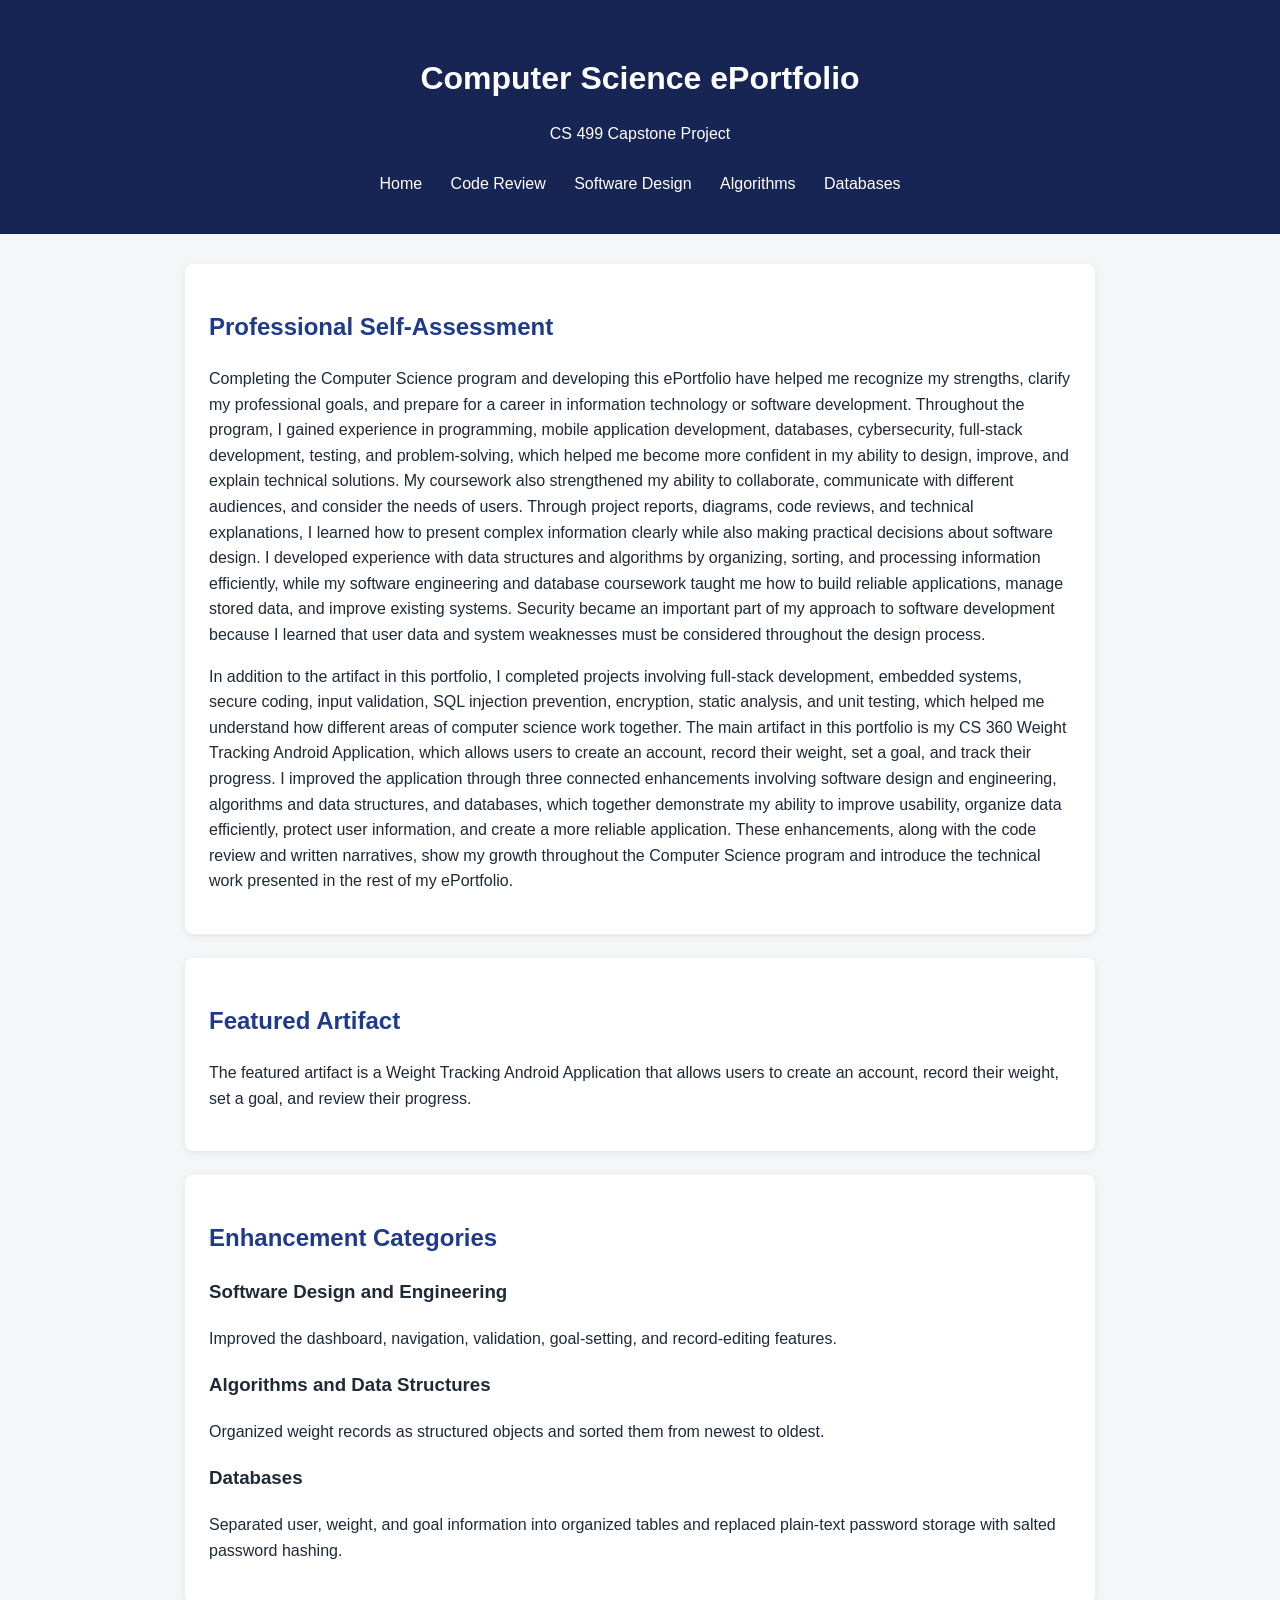
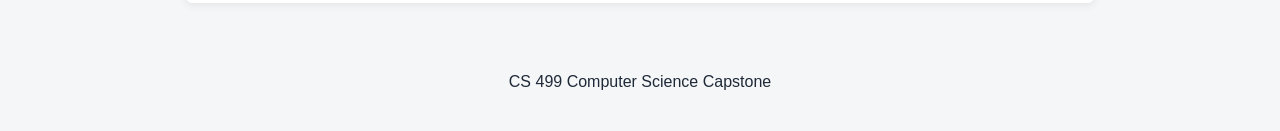
<file: index.html>
<!DOCTYPE html>
<html lang="en">
<head>
    <meta charset="UTF-8">
    <meta name="viewport" content="width=device-width, initial-scale=1.0">
    <title>Computer Science ePortfolio</title>
    <link rel="stylesheet" href="style.css">
</head>

<body>
    <header>
        <h1>Computer Science ePortfolio</h1>
        <p>CS 499 Capstone Project</p>

        <nav>
            <a href="index.html">Home</a>
            <a href="code-review.html">Code Review</a>
            <a href="software-design.html">Software Design</a>
            <a href="algorithms.html">Algorithms</a>
            <a href="databases.html">Databases</a>
        </nav>
    </header>

    <main>
        <section>
            <h2>Professional Self-Assessment</h2>

            <p>
                Completing the Computer Science program and developing this ePortfolio have helped me recognize my strengths, clarify my professional goals, and prepare for a career in information technology or software development. 
                Throughout the program, I gained experience in programming, mobile application development, databases, cybersecurity, full-stack development, testing, and problem-solving, which helped me become more confident in my 
                ability to design, improve, and explain technical solutions. My coursework also strengthened my ability to collaborate, communicate with different audiences, and consider the needs of users. Through project reports, 
                diagrams, code reviews, and technical explanations, I learned how to present complex information clearly while also making practical decisions about software design. I developed experience with data structures and 
                algorithms by organizing, sorting, and processing information efficiently, while my software engineering and database coursework taught me how to build reliable applications, manage stored data, and improve existing systems.
                Security became an important part of my approach to software development because I learned that user data and system weaknesses must be considered throughout the design process. 
            </p>
                In addition to the artifact in this portfolio, I completed projects involving full-stack development, embedded systems, secure coding, input validation, SQL injection prevention, encryption, static analysis, and unit testing, which helped me understand how different areas of computer science work together.
                The main artifact in this portfolio is my CS 360 Weight Tracking Android Application, which allows users to create an account, record their weight, set a goal, and track their progress. I improved the application through three connected enhancements involving 
                software design and engineering, algorithms and data structures, and databases, which together demonstrate my ability to improve usability, organize data efficiently, protect user information, and create a more reliable application. 
                These enhancements, along with the code review and written narratives, show my growth throughout the Computer Science program and introduce the technical work presented in the rest of my ePortfolio.
            </p>

        </section>

        <section>
            <h2>Featured Artifact</h2>

            <p>
                The featured artifact is a Weight Tracking Android Application
                that allows users to create an account, record their weight,
                set a goal, and review their progress.
            </p>
        </section>

        <section>
            <h2>Enhancement Categories</h2>

            <h3>Software Design and Engineering</h3>
            <p>
                Improved the dashboard, navigation, validation, goal-setting,
                and record-editing features.
            </p>

            <h3>Algorithms and Data Structures</h3>
            <p>
                Organized weight records as structured objects and sorted them
                from newest to oldest.
            </p>

            <h3>Databases</h3>
            <p>
                Separated user, weight, and goal information into organized
                tables and replaced plain-text password storage with salted
                password hashing.
            </p>
        </section>
    </main>

    <footer>
        <p>CS 499 Computer Science Capstone</p>
    </footer>
</body>
</html>
</file>
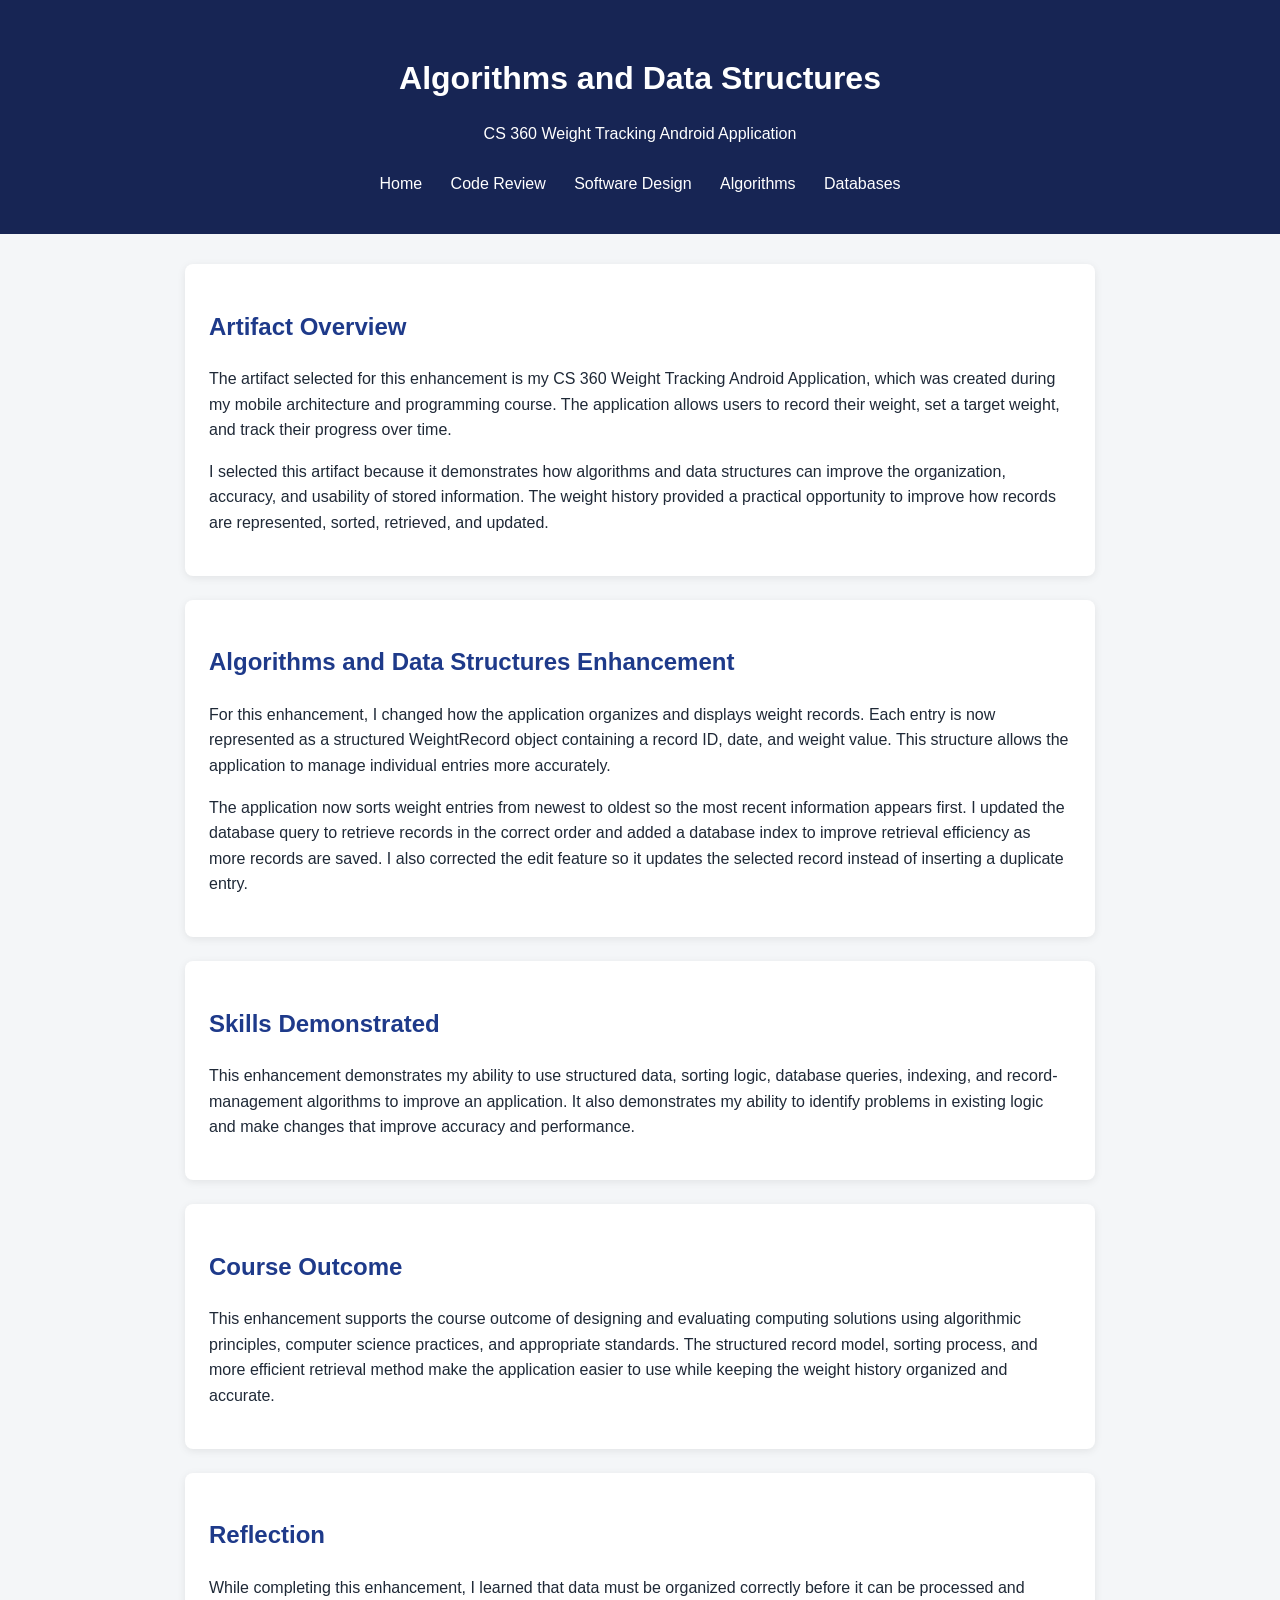
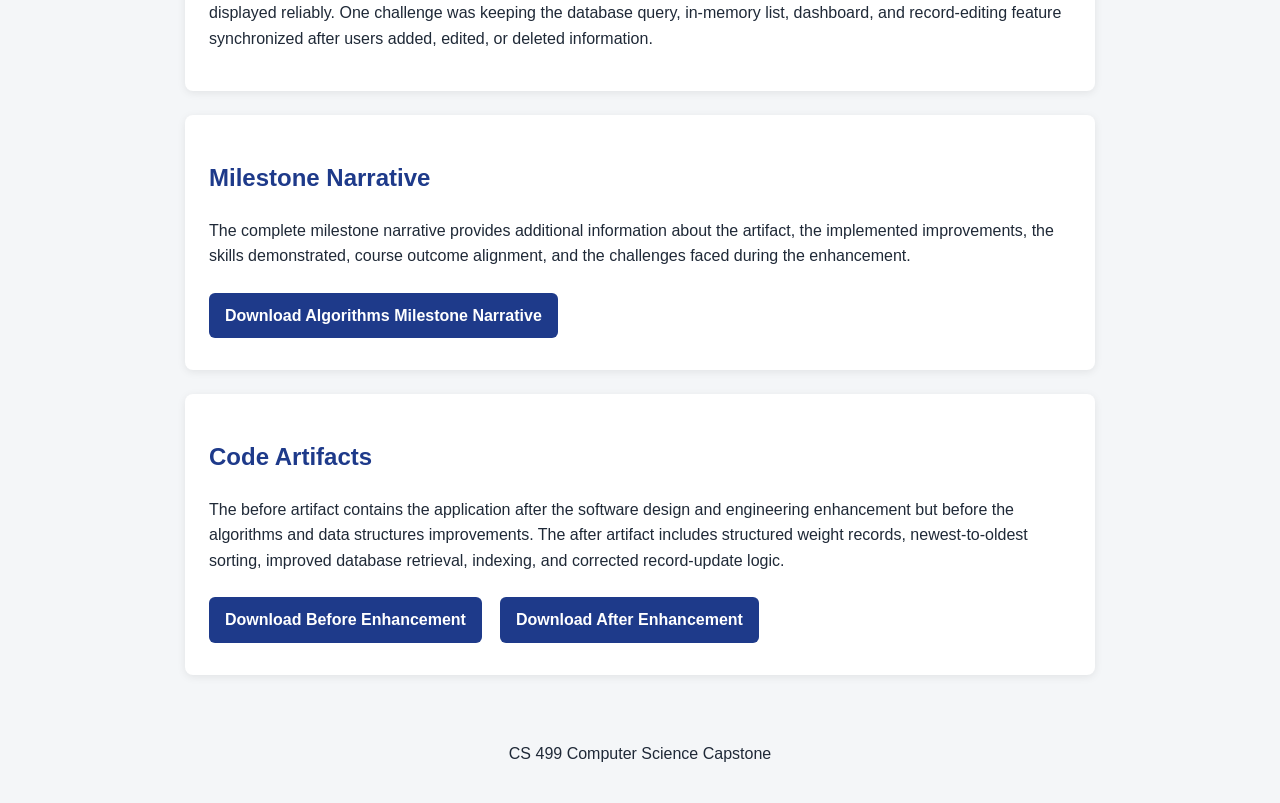
<file: algorithms.html>
<!DOCTYPE html>
<html lang="en">
<head>
    <meta charset="UTF-8">
    <meta name="viewport" content="width=device-width, initial-scale=1.0">
    <title>Algorithms and Data Structures | CS 499 ePortfolio</title>
    <link rel="stylesheet" href="style.css">
</head>

<body>
    <header>
        <h1>Algorithms and Data Structures</h1>
        <p>CS 360 Weight Tracking Android Application</p>

        <nav>
            <a href="index.html">Home</a>
            <a href="code-review.html">Code Review</a>
            <a href="software-design.html">Software Design</a>
            <a href="algorithms.html">Algorithms</a>
            <a href="databases.html">Databases</a>
        </nav>
    </header>

    <main>
        <section>
            <h2>Artifact Overview</h2>

            <p>
                The artifact selected for this enhancement is my CS 360 Weight
                Tracking Android Application, which was created during my mobile
                architecture and programming course. The application allows users
                to record their weight, set a target weight, and track their
                progress over time.
            </p>

            <p>
                I selected this artifact because it demonstrates how algorithms
                and data structures can improve the organization, accuracy, and
                usability of stored information. The weight history provided a
                practical opportunity to improve how records are represented,
                sorted, retrieved, and updated.
            </p>
        </section>

        <section>
            <h2>Algorithms and Data Structures Enhancement</h2>

            <p>
                For this enhancement, I changed how the application organizes and
                displays weight records. Each entry is now represented as a
                structured WeightRecord object containing a record ID, date, and
                weight value. This structure allows the application to manage
                individual entries more accurately.
            </p>

            <p>
                The application now sorts weight entries from newest to oldest so
                the most recent information appears first. I updated the database
                query to retrieve records in the correct order and added a database
                index to improve retrieval efficiency as more records are saved.
                I also corrected the edit feature so it updates the selected
                record instead of inserting a duplicate entry.
            </p>
        </section>

        <section>
            <h2>Skills Demonstrated</h2>

            <p>
                This enhancement demonstrates my ability to use structured data,
                sorting logic, database queries, indexing, and record-management
                algorithms to improve an application. It also demonstrates my
                ability to identify problems in existing logic and make changes
                that improve accuracy and performance.
            </p>
        </section>

        <section>
            <h2>Course Outcome</h2>

            <p>
                This enhancement supports the course outcome of designing and
                evaluating computing solutions using algorithmic principles,
                computer science practices, and appropriate standards. The
                structured record model, sorting process, and more efficient
                retrieval method make the application easier to use while keeping
                the weight history organized and accurate.
            </p>
        </section>

        <section>
            <h2>Reflection</h2>

            <p>
                While completing this enhancement, I learned that data must be
                organized correctly before it can be processed and displayed
                reliably. One challenge was keeping the database query, in-memory
                list, dashboard, and record-editing feature synchronized after
                users added, edited, or deleted information.
            </p>
        </section>

        <section>
            <h2>Milestone Narrative</h2>

            <p>
                The complete milestone narrative provides additional information
                about the artifact, the implemented improvements, the skills
                demonstrated, course outcome alignment, and the challenges faced
                during the enhancement.
            </p>

            <a class="button-link"
               href="documents/algorithms-milestone-narrative.docx"
               download>
                Download Algorithms Milestone Narrative
            </a>
        </section>
<section>
    <h2>Code Artifacts</h2>

    <p>
        The before artifact contains the application after the software design
        and engineering enhancement but before the algorithms and data structures
        improvements. The after artifact includes structured weight records,
        newest-to-oldest sorting, improved database retrieval, indexing, and
        corrected record-update logic.
    </p>

    <div class="artifact-links">
        <a class="button-link"
           href="artifacts/weight-tracking-software-design-enhanced.zip"
           download>
            Download Before Enhancement
        </a>

        <a class="button-link"
           href="artifacts/weight-tracking-algorithms-enhanced.zip"
           download>
            Download After Enhancement
        </a>
    </div>
</section>
    </main>

    <footer>
        <p>CS 499 Computer Science Capstone </p>
    </footer>
</body>
</html>
</file>
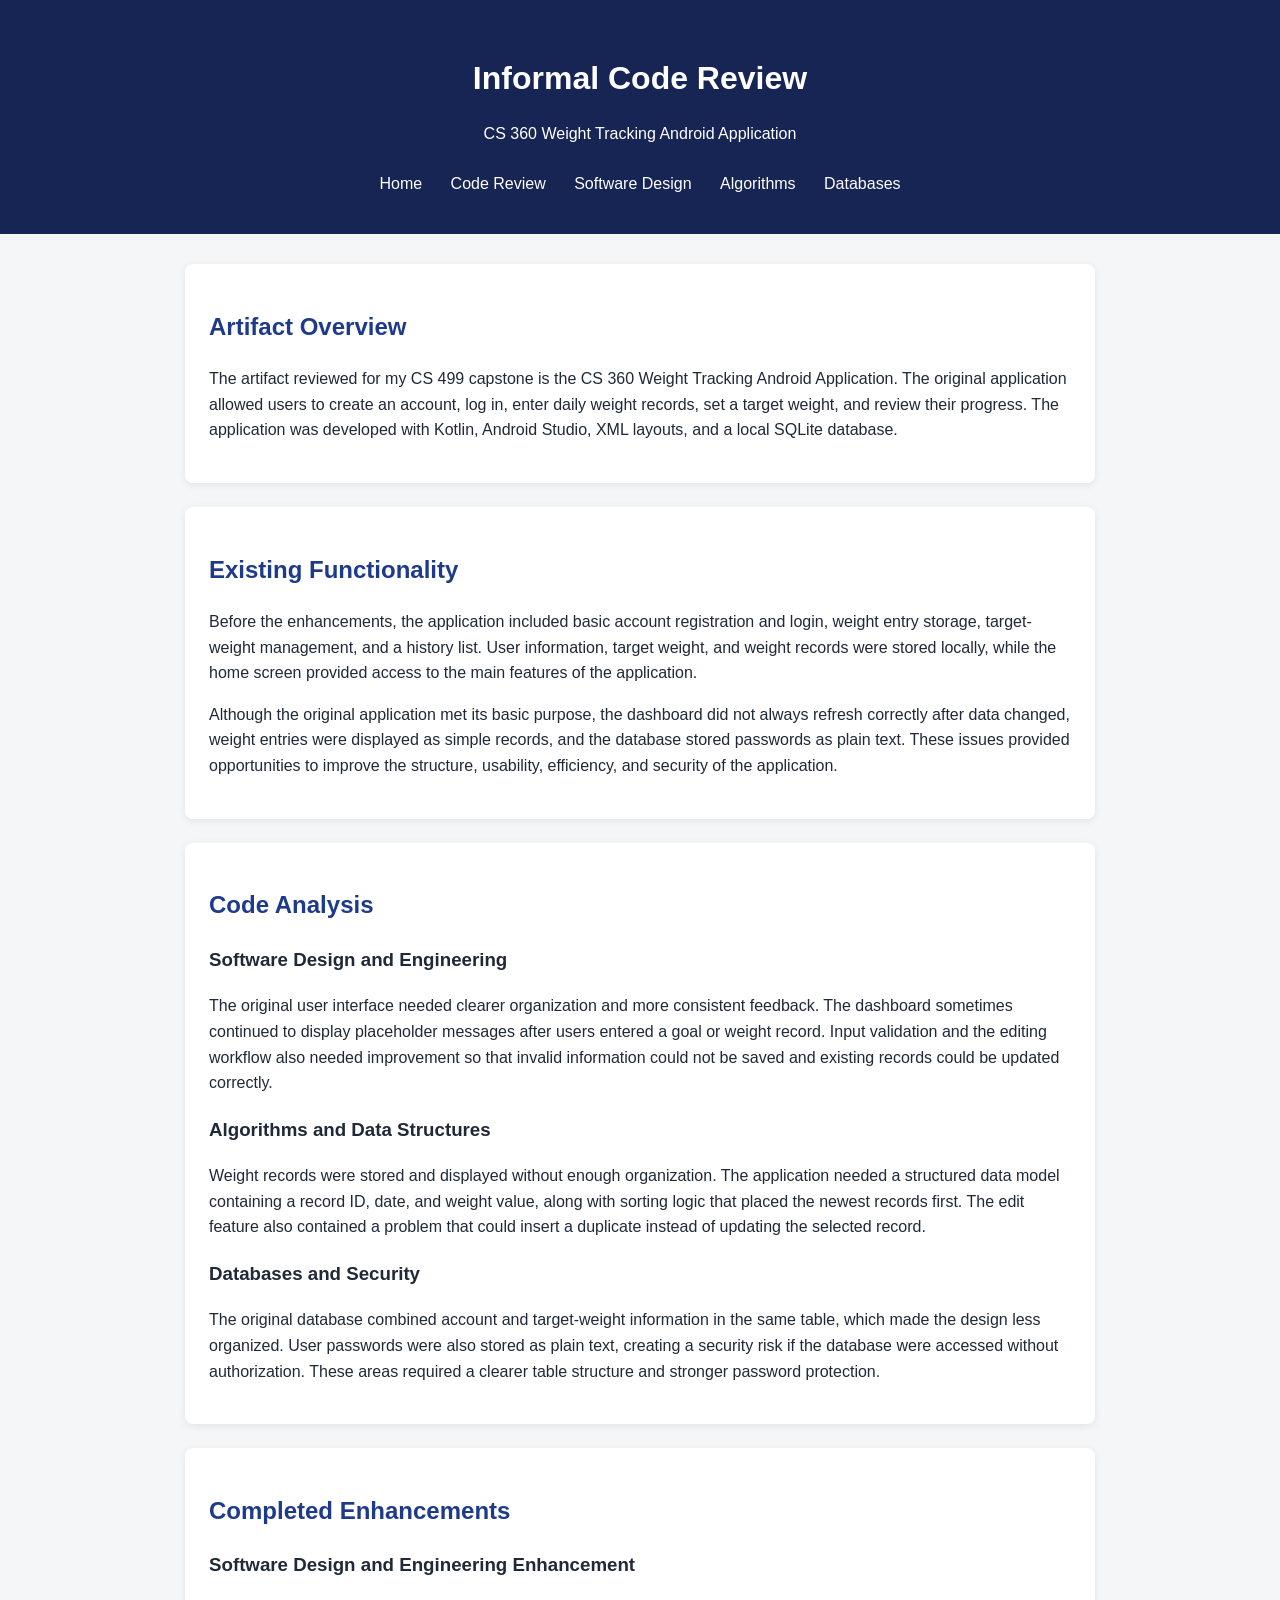
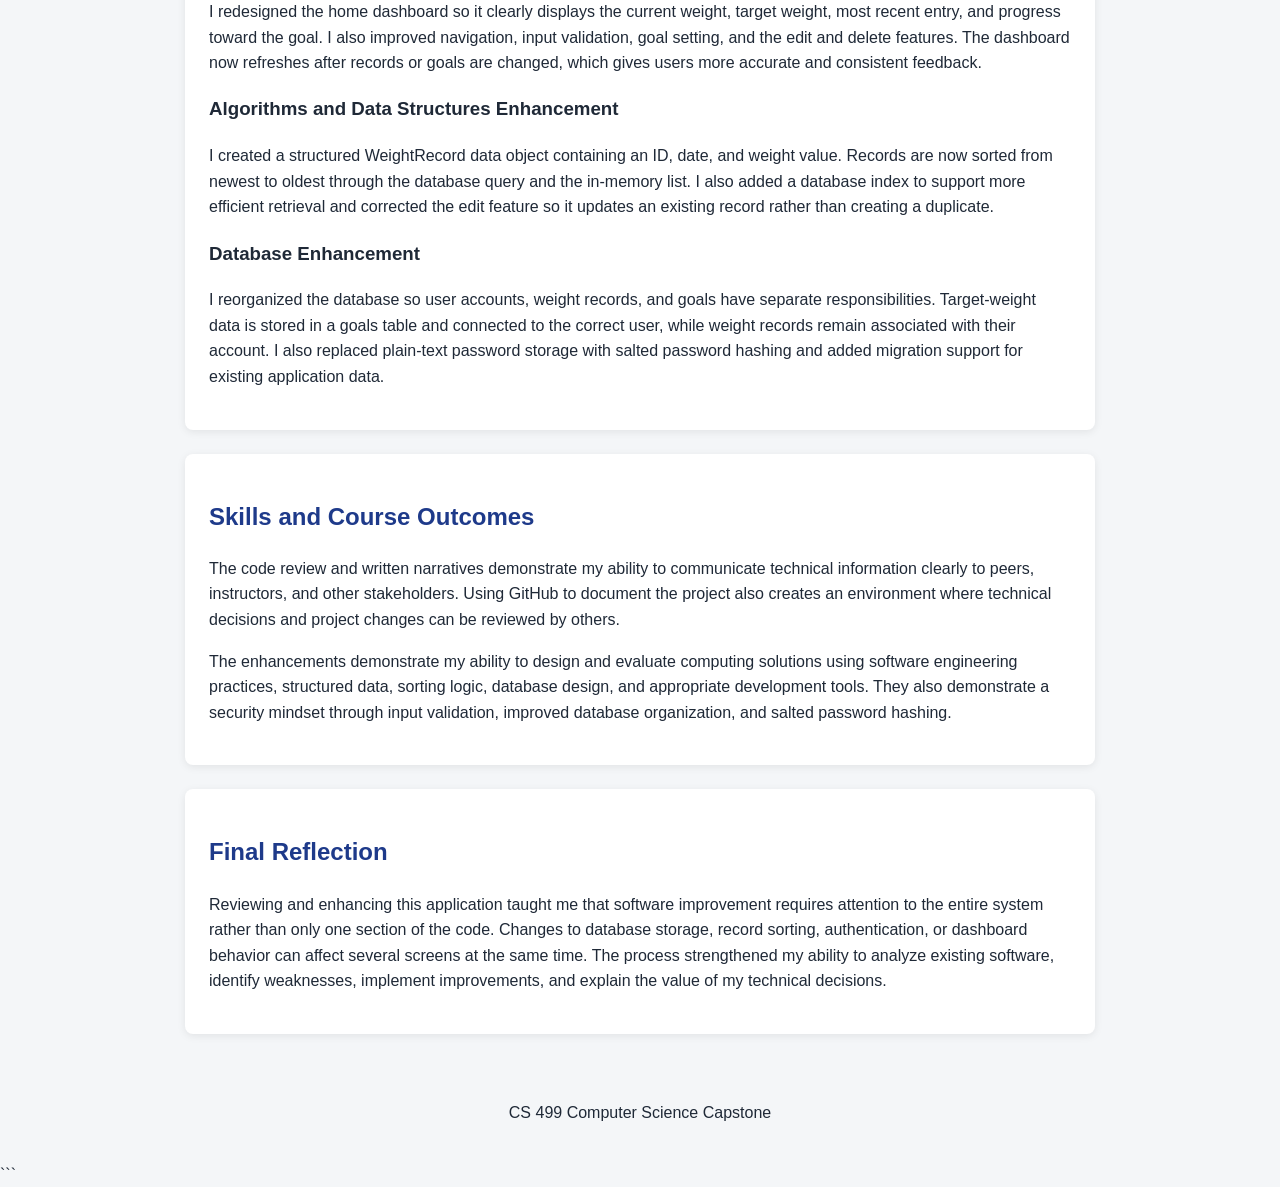
<file: code-review.html>
<!DOCTYPE html>
<html lang="en">
<head>
    <meta charset="UTF-8">
    <meta name="viewport" content="width=device-width, initial-scale=1.0">
    <title>Code Review | CS 499 ePortfolio</title>
    <link rel="stylesheet" href="style.css">
</head>

<body>
    <header>
        <h1>Informal Code Review</h1>
        <p>CS 360 Weight Tracking Android Application</p>

        <nav>
            <a href="index.html">Home</a>
            <a href="code-review.html">Code Review</a>
            <a href="software-design.html">Software Design</a>
            <a href="algorithms.html">Algorithms</a>
            <a href="databases.html">Databases</a>
        </nav>
    </header>

    <main>
        <section>
            <h2>Artifact Overview</h2>

            <p>
                The artifact reviewed for my CS 499 capstone is the CS 360 Weight
                Tracking Android Application. The original application allowed
                users to create an account, log in, enter daily weight records,
                set a target weight, and review their progress. The application
                was developed with Kotlin, Android Studio, XML layouts, and a
                local SQLite database.
            </p>
        </section>

        <section>
            <h2>Existing Functionality</h2>

            <p>
                Before the enhancements, the application included basic account
                registration and login, weight entry storage, target-weight
                management, and a history list. User information, target weight,
                and weight records were stored locally, while the home screen
                provided access to the main features of the application.
            </p>

            <p>
                Although the original application met its basic purpose, the
                dashboard did not always refresh correctly after data changed,
                weight entries were displayed as simple records, and the
                database stored passwords as plain text. These issues provided
                opportunities to improve the structure, usability, efficiency,
                and security of the application.
            </p>
        </section>

        <section>
            <h2>Code Analysis</h2>

            <h3>Software Design and Engineering</h3>

            <p>
                The original user interface needed clearer organization and
                more consistent feedback. The dashboard sometimes continued to
                display placeholder messages after users entered a goal or
                weight record. Input validation and the editing workflow also
                needed improvement so that invalid information could not be
                saved and existing records could be updated correctly.
            </p>

            <h3>Algorithms and Data Structures</h3>

            <p>
                Weight records were stored and displayed without enough
                organization. The application needed a structured data model
                containing a record ID, date, and weight value, along with
                sorting logic that placed the newest records first. The edit
                feature also contained a problem that could insert a duplicate
                instead of updating the selected record.
            </p>

            <h3>Databases and Security</h3>

            <p>
                The original database combined account and target-weight
                information in the same table, which made the design less
                organized. User passwords were also stored as plain text,
                creating a security risk if the database were accessed without
                authorization. These areas required a clearer table structure
                and stronger password protection.
            </p>
        </section>

        <section>
            <h2>Completed Enhancements</h2>

            <h3>Software Design and Engineering Enhancement</h3>

            <p>
                I redesigned the home dashboard so it clearly displays the
                current weight, target weight, most recent entry, and progress
                toward the goal. I also improved navigation, input validation,
                goal setting, and the edit and delete features. The dashboard
                now refreshes after records or goals are changed, which gives
                users more accurate and consistent feedback.
            </p>

            <h3>Algorithms and Data Structures Enhancement</h3>

            <p>
                I created a structured WeightRecord data object containing an
                ID, date, and weight value. Records are now sorted from newest
                to oldest through the database query and the in-memory list. I
                also added a database index to support more efficient retrieval
                and corrected the edit feature so it updates an existing record
                rather than creating a duplicate.
            </p>

            <h3>Database Enhancement</h3>

            <p>
                I reorganized the database so user accounts, weight records,
                and goals have separate responsibilities. Target-weight data is
                stored in a goals table and connected to the correct user, while
                weight records remain associated with their account. I also
                replaced plain-text password storage with salted password
                hashing and added migration support for existing application
                data.
            </p>
        </section>

        <section>
            <h2>Skills and Course Outcomes</h2>

            <p>
                The code review and written narratives demonstrate my ability
                to communicate technical information clearly to peers,
                instructors, and other stakeholders. Using GitHub to document
                the project also creates an environment where technical
                decisions and project changes can be reviewed by others.
            </p>

            <p>
                The enhancements demonstrate my ability to design and evaluate
                computing solutions using software engineering practices,
                structured data, sorting logic, database design, and appropriate
                development tools. They also demonstrate a security mindset
                through input validation, improved database organization, and
                salted password hashing.
            </p>
        </section>

        <section>
            <h2>Final Reflection</h2>

            <p>
                Reviewing and enhancing this application taught me that software
                improvement requires attention to the entire system rather than
                only one section of the code. Changes to database storage,
                record sorting, authentication, or dashboard behavior can affect
                several screens at the same time. The process strengthened my
                ability to analyze existing software, identify weaknesses,
                implement improvements, and explain the value of my technical
                decisions.
            </p>
        </section>
    </main>

    <footer>
        <p>CS 499 Computer Science Capstone</p>
    </footer>
</body>
</html>
```
</file>
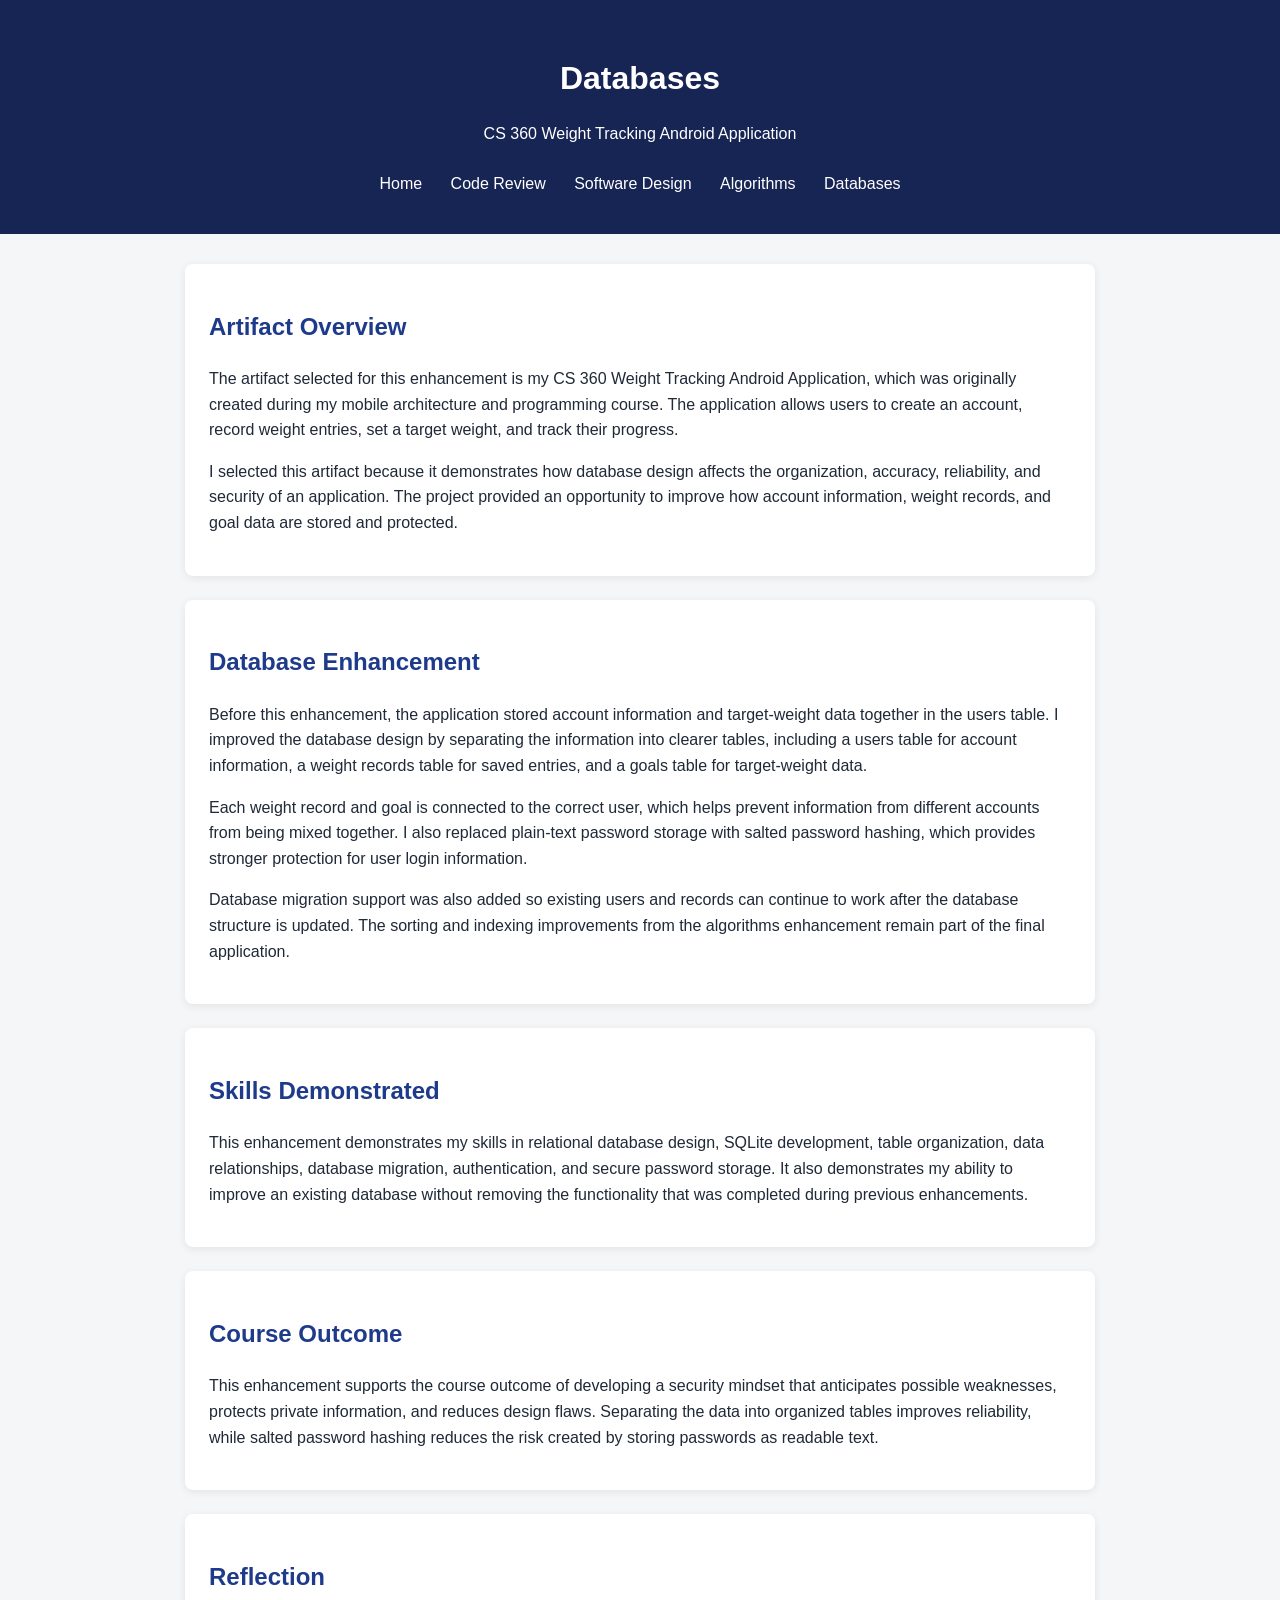
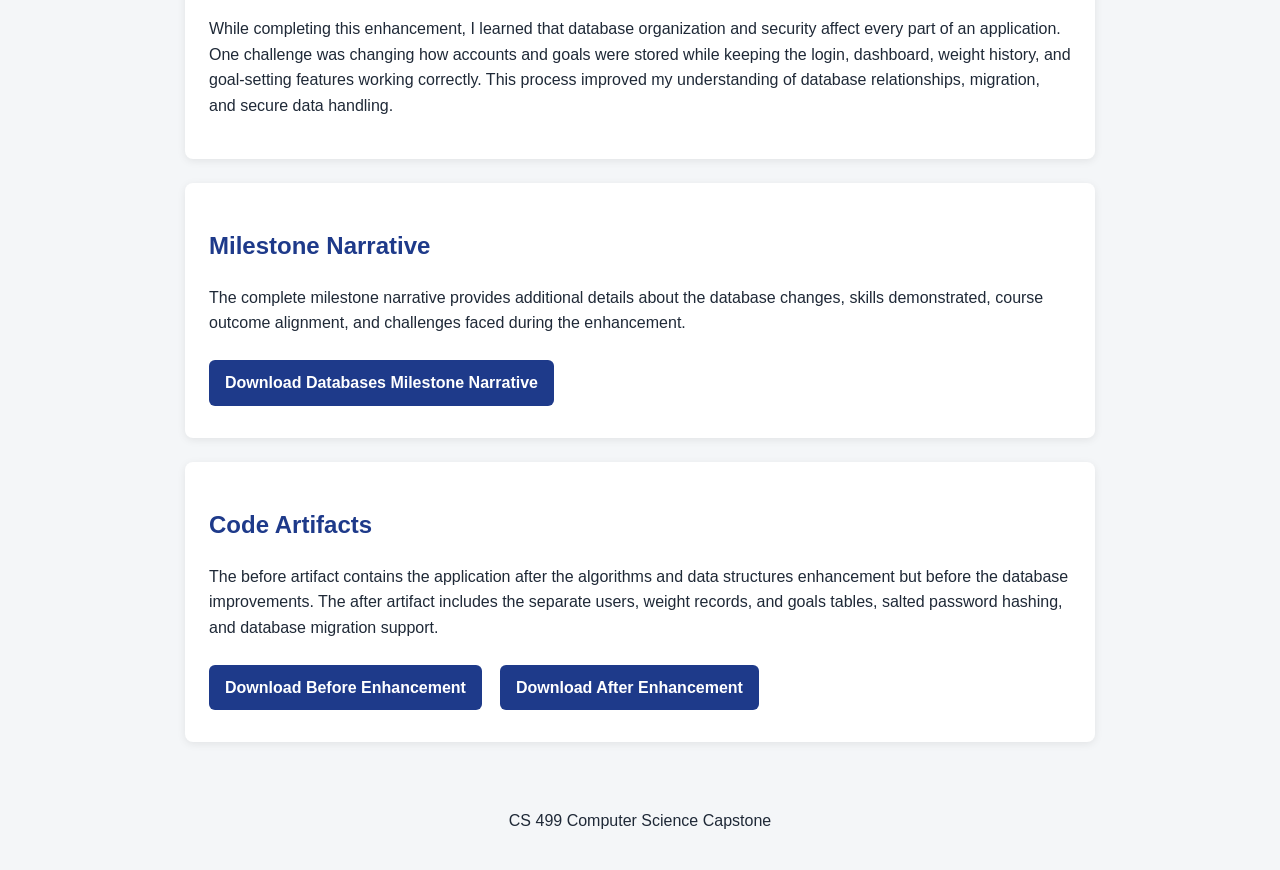
<file: databases.html>
<!DOCTYPE html>
<html lang="en">
<head>
    <meta charset="UTF-8">
    <meta name="viewport" content="width=device-width, initial-scale=1.0">
    <title>Databases | CS 499 ePortfolio</title>
    <link rel="stylesheet" href="style.css">
</head>

<body>
    <header>
        <h1>Databases</h1>
        <p>CS 360 Weight Tracking Android Application</p>

        <nav>
            <a href="index.html">Home</a>
            <a href="code-review.html">Code Review</a>
            <a href="software-design.html">Software Design</a>
            <a href="algorithms.html">Algorithms</a>
            <a href="databases.html">Databases</a>
        </nav>
    </header>

    <main>
        <section>
            <h2>Artifact Overview</h2>

            <p>
                The artifact selected for this enhancement is my CS 360 Weight
                Tracking Android Application, which was originally created
                during my mobile architecture and programming course. The
                application allows users to create an account, record weight
                entries, set a target weight, and track their progress.
            </p>

            <p>
                I selected this artifact because it demonstrates how database
                design affects the organization, accuracy, reliability, and
                security of an application. The project provided an opportunity
                to improve how account information, weight records, and goal
                data are stored and protected.
            </p>
        </section>

        <section>
            <h2>Database Enhancement</h2>

            <p>
                Before this enhancement, the application stored account
                information and target-weight data together in the users table.
                I improved the database design by separating the information
                into clearer tables, including a users table for account
                information, a weight records table for saved entries, and a
                goals table for target-weight data.
            </p>

            <p>
                Each weight record and goal is connected to the correct user,
                which helps prevent information from different accounts from
                being mixed together. I also replaced plain-text password
                storage with salted password hashing, which provides stronger
                protection for user login information.
            </p>

            <p>
                Database migration support was also added so existing users and
                records can continue to work after the database structure is
                updated. The sorting and indexing improvements from the
                algorithms enhancement remain part of the final application.
            </p>
        </section>

        <section>
            <h2>Skills Demonstrated</h2>

            <p>
                This enhancement demonstrates my skills in relational database
                design, SQLite development, table organization, data
                relationships, database migration, authentication, and secure
                password storage. It also demonstrates my ability to improve an
                existing database without removing the functionality that was
                completed during previous enhancements.
            </p>
        </section>

        <section>
            <h2>Course Outcome</h2>

            <p>
                This enhancement supports the course outcome of developing a
                security mindset that anticipates possible weaknesses, protects
                private information, and reduces design flaws. Separating the
                data into organized tables improves reliability, while salted
                password hashing reduces the risk created by storing passwords
                as readable text.
            </p>
        </section>

        <section>
            <h2>Reflection</h2>

            <p>
                While completing this enhancement, I learned that database
                organization and security affect every part of an application.
                One challenge was changing how accounts and goals were stored
                while keeping the login, dashboard, weight history, and
                goal-setting features working correctly. This process improved
                my understanding of database relationships, migration, and
                secure data handling.
            </p>
        </section>

        <section>
            <h2>Milestone Narrative</h2>

            <p>
                The complete milestone narrative provides additional details
                about the database changes, skills demonstrated, course outcome
                alignment, and challenges faced during the enhancement.
            </p>

            <a class="button-link"
               href="documents/databases-milestone-narrative.docx"
               download>
                Download Databases Milestone Narrative
            </a>
        </section>

        <section>
            <h2>Code Artifacts</h2>

            <p>
                The before artifact contains the application after the
                algorithms and data structures enhancement but before the
                database improvements. The after artifact includes the separate
                users, weight records, and goals tables, salted password
                hashing, and database migration support.
            </p>

            <div class="artifact-links">
                <a class="button-link"
                   href="artifacts/weight-tracking-algorithms-enhanced.zip"
                   download>
                    Download Before Enhancement
                </a>

                <a class="button-link"
                   href="artifacts/weight-tracking-databases-enhanced.zip"
                   download>
                    Download After Enhancement
                </a>
            </div>
        </section>
    </main>

    <footer>
        <p>CS 499 Computer Science Capstone</p>
    </footer>
</body>
</html>
</file>
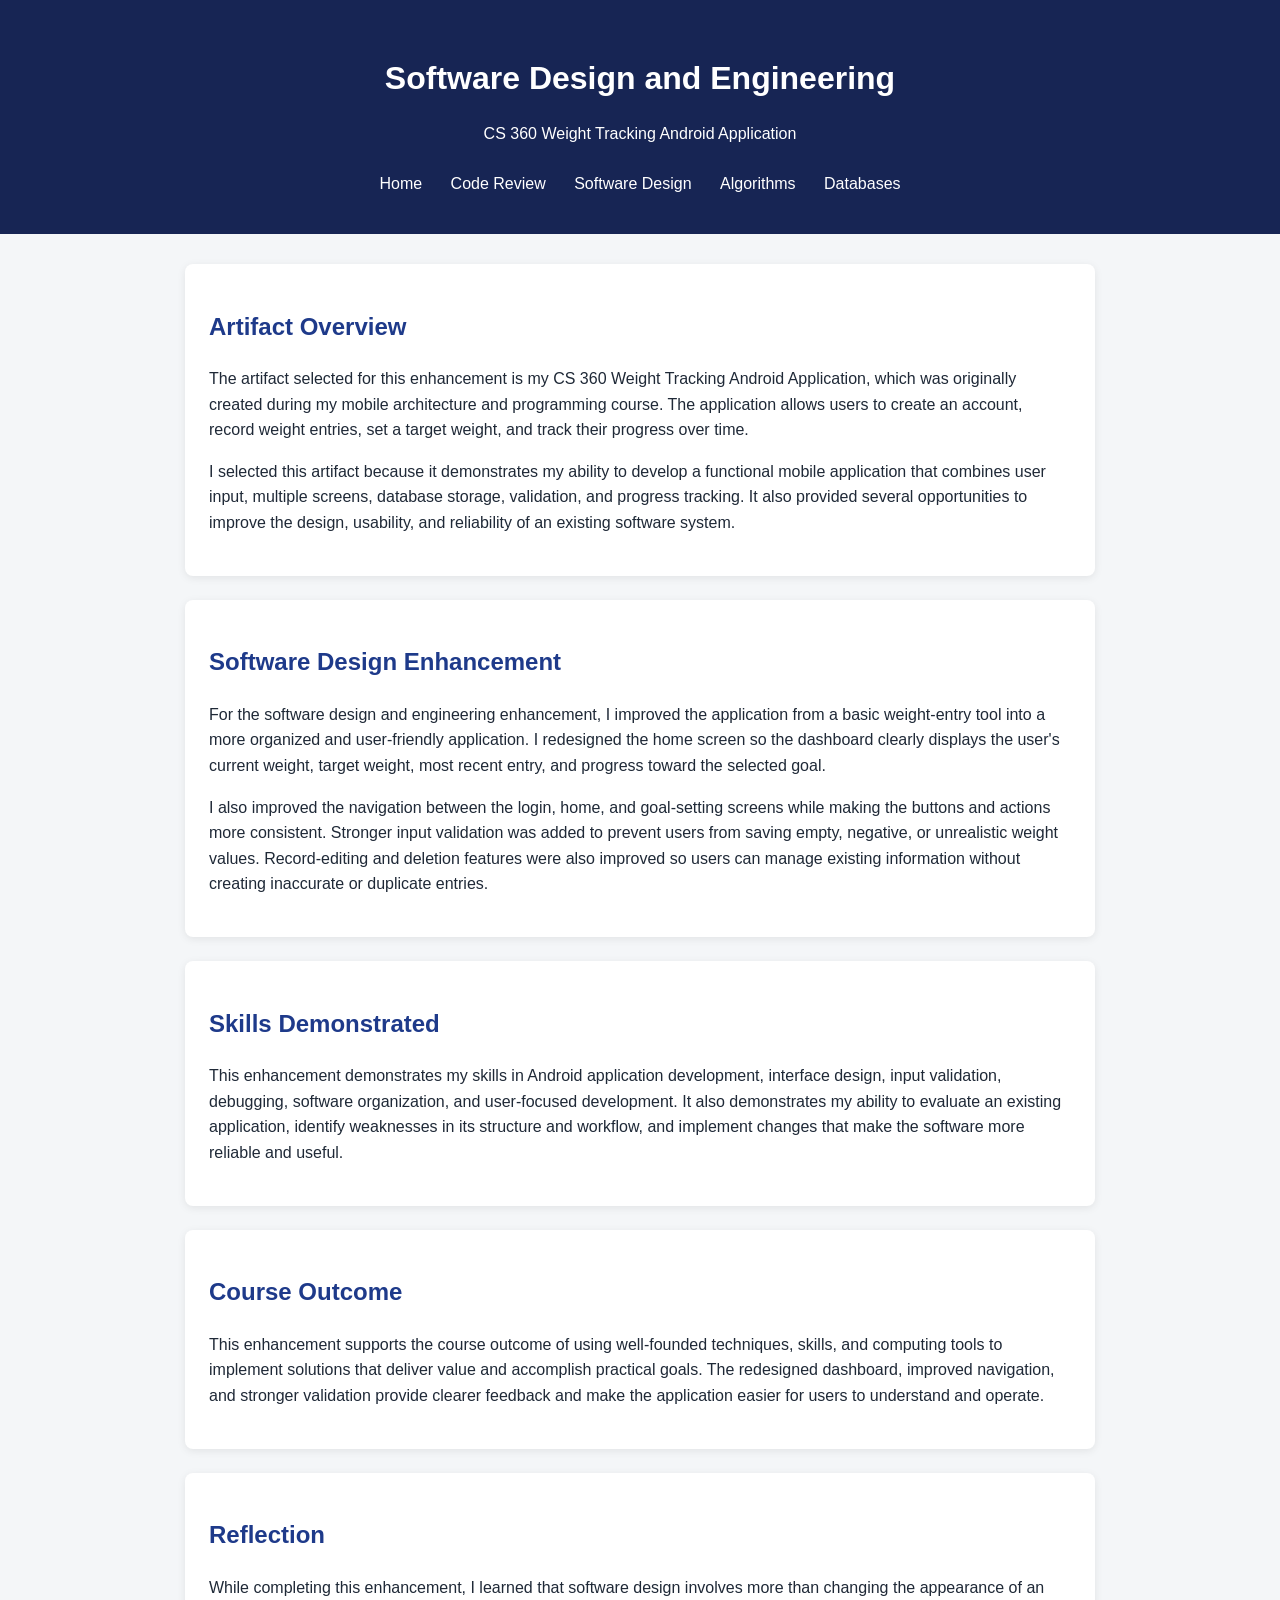
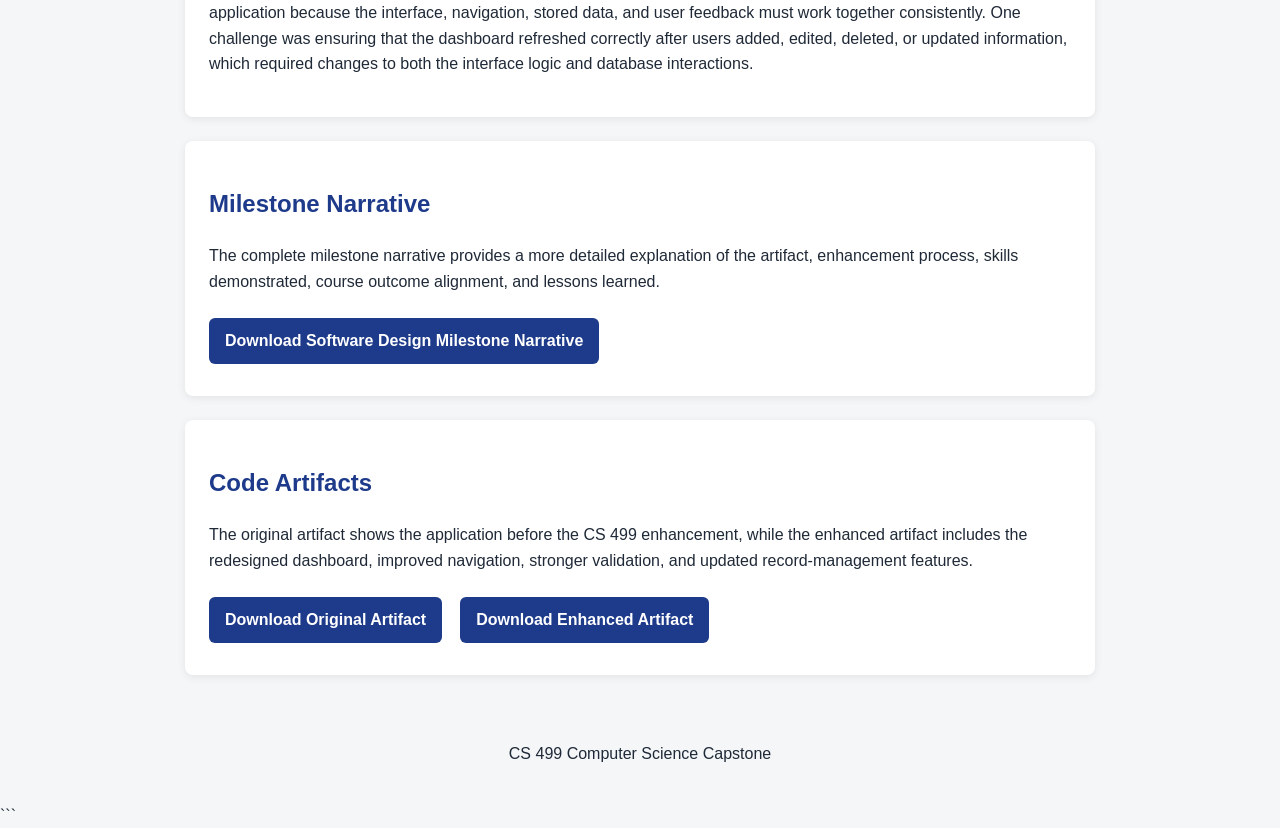
<file: software-design.html>
<!DOCTYPE html>
<html lang="en">
<head>
    <meta charset="UTF-8">
    <meta name="viewport" content="width=device-width, initial-scale=1.0">
    <title>Software Design and Engineering | CS 499 ePortfolio</title>
    <link rel="stylesheet" href="style.css">
</head>

<body>
    <header>
        <h1>Software Design and Engineering</h1>
        <p>CS 360 Weight Tracking Android Application</p>

        <nav>
            <a href="index.html">Home</a>
            <a href="code-review.html">Code Review</a>
            <a href="software-design.html">Software Design</a>
            <a href="algorithms.html">Algorithms</a>
            <a href="databases.html">Databases</a>
        </nav>
    </header>

    <main>
        <section>
            <h2>Artifact Overview</h2>

            <p>
                The artifact selected for this enhancement is my CS 360 Weight
                Tracking Android Application, which was originally created during
                my mobile architecture and programming course. The application
                allows users to create an account, record weight entries, set a
                target weight, and track their progress over time.
            </p>

            <p>
                I selected this artifact because it demonstrates my ability to
                develop a functional mobile application that combines user input,
                multiple screens, database storage, validation, and progress
                tracking. It also provided several opportunities to improve the
                design, usability, and reliability of an existing software system.
            </p>
        </section>

        <section>
            <h2>Software Design Enhancement</h2>

            <p>
                For the software design and engineering enhancement, I improved
                the application from a basic weight-entry tool into a more
                organized and user-friendly application. I redesigned the home
                screen so the dashboard clearly displays the user's current
                weight, target weight, most recent entry, and progress toward the
                selected goal.
            </p>

            <p>
                I also improved the navigation between the login, home, and
                goal-setting screens while making the buttons and actions more
                consistent. Stronger input validation was added to prevent users
                from saving empty, negative, or unrealistic weight values.
                Record-editing and deletion features were also improved so users
                can manage existing information without creating inaccurate or
                duplicate entries.
            </p>
        </section>

        <section>
            <h2>Skills Demonstrated</h2>

            <p>
                This enhancement demonstrates my skills in Android application
                development, interface design, input validation, debugging,
                software organization, and user-focused development. It also
                demonstrates my ability to evaluate an existing application,
                identify weaknesses in its structure and workflow, and implement
                changes that make the software more reliable and useful.
            </p>
        </section>

        <section>
            <h2>Course Outcome</h2>

            <p>
                This enhancement supports the course outcome of using
                well-founded techniques, skills, and computing tools to implement
                solutions that deliver value and accomplish practical goals. The
                redesigned dashboard, improved navigation, and stronger
                validation provide clearer feedback and make the application
                easier for users to understand and operate.
            </p>
        </section>

        <section>
            <h2>Reflection</h2>

            <p>
                While completing this enhancement, I learned that software design
                involves more than changing the appearance of an application
                because the interface, navigation, stored data, and user feedback
                must work together consistently. One challenge was ensuring that
                the dashboard refreshed correctly after users added, edited,
                deleted, or updated information, which required changes to both
                the interface logic and database interactions.
            </p>
        </section>

        <section>
            <h2>Milestone Narrative</h2>

            <p>
                The complete milestone narrative provides a more detailed
                explanation of the artifact, enhancement process, skills
                demonstrated, course outcome alignment, and lessons learned.
            </p>

            <a class="button-link"
               href="documents/software-design-milestone-narrative.docx">
                Download Software Design Milestone Narrative
            </a>
        </section>

        <section>
            <h2>Code Artifacts</h2>

            <p>
                The original artifact shows the application before the CS 499
                enhancement, while the enhanced artifact includes the redesigned
                dashboard, improved navigation, stronger validation, and updated
                record-management features.
            </p>

            <div class="artifact-links">
                <a class="button-link"
                   href="artifacts/weight-tracking-original.zip">
                    Download Original Artifact
                </a>

                <a class="button-link"
                   href="artifacts/weight-tracking-software-design-enhanced.zip">
                    Download Enhanced Artifact
                </a>
            </div>
        </section>
    </main>

    <footer>
        <p>CS 499 Computer Science Capstone </p>
    </footer>
</body>
</html>
```
</file>
<file: style.css>
* {
    box-sizing: border-box;
}

body {
    margin: 0;
    background: #f4f6f8;
    color: #1f2937;
    font-family: Arial, Helvetica, sans-serif;
    line-height: 1.6;
}

header {
    background: #172554;
    color: white;
    padding: 32px 20px;
    text-align: center;
}

header h1 {
    margin-bottom: 4px;
}

nav {
    margin-top: 20px;
}

nav a {
    color: white;
    display: inline-block;
    margin: 5px 12px;
    text-decoration: none;
}

nav a:hover {
    text-decoration: underline;
}

main {
    margin: 30px auto;
    max-width: 950px;
    padding: 0 20px;
}

section {
    background: white;
    border-radius: 8px;
    margin-bottom: 24px;
    padding: 24px;
    box-shadow: 0 2px 8px rgba(0, 0, 0, 0.08);
}

h2 {
    color: #1e3a8a;
}

footer {
    padding: 20px;
    text-align: center;
}

.button-link {
    display: inline-block;
    background-color: #1e3a8a;
    color: white;
    padding: 10px 16px;
    margin: 8px 8px 8px 0;
    border-radius: 6px;
    text-decoration: none;
    font-weight: bold;
}

.button-link:hover {
    background-color: #172554;
}

.artifact-links {
    display: flex;
    flex-wrap: wrap;
    gap: 10px;
}
</file>
